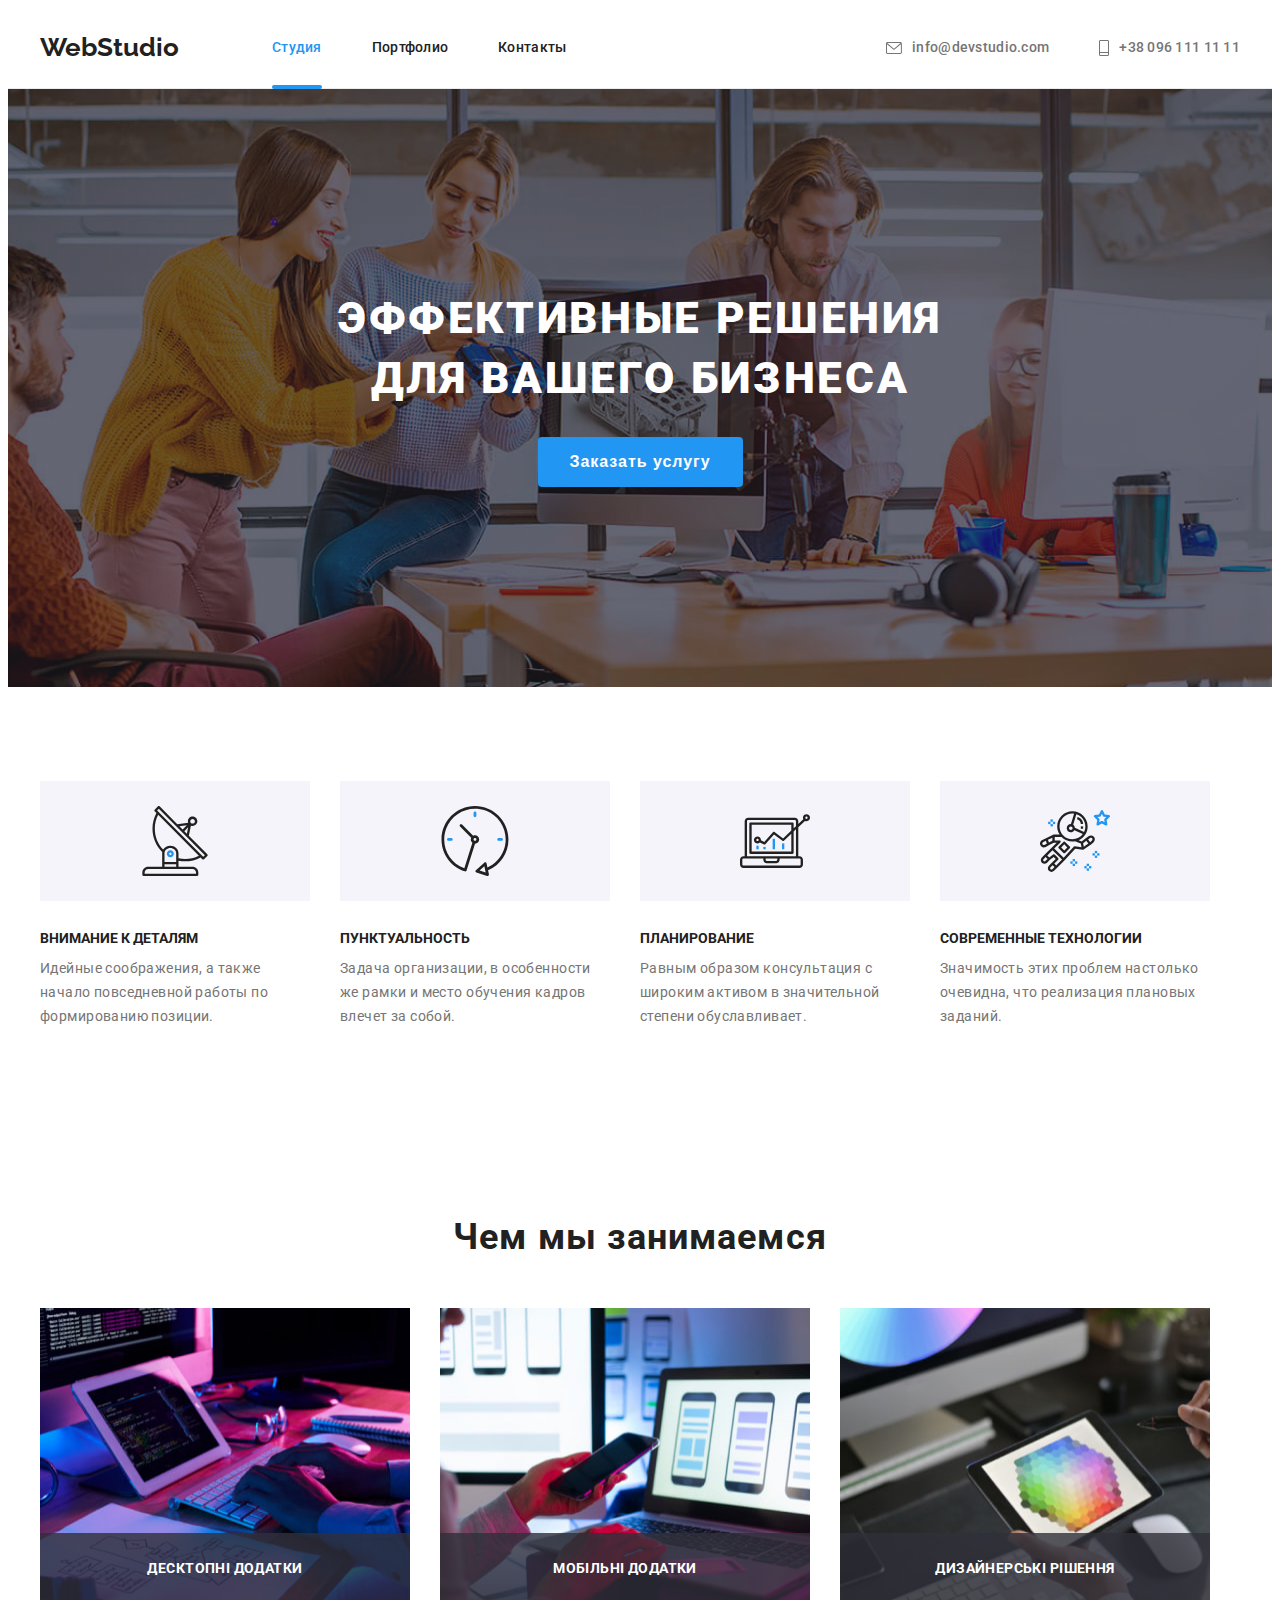
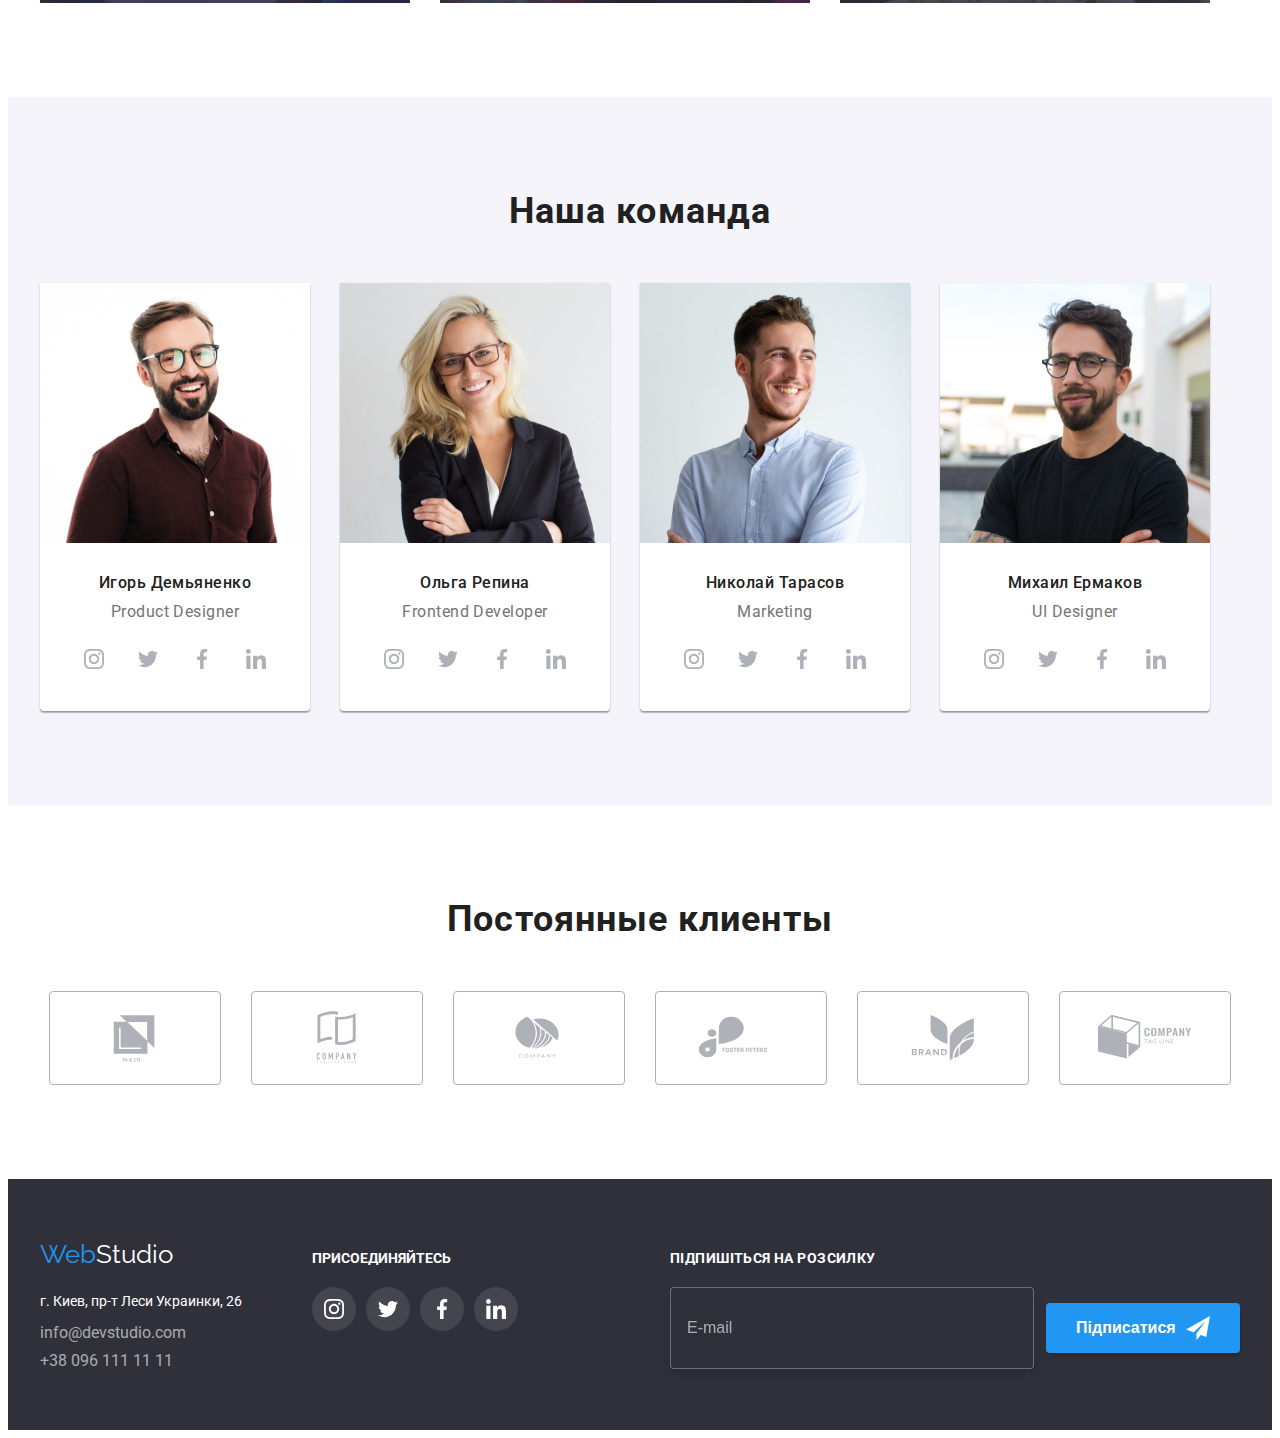
<file: index.html>
<!DOCTYPE html>
<html lang="ru">
  <head>
    <meta charset="UTF-8" />
    <meta http-equiv="X-UA-Compatible" content="IE=edge" />
    <meta name="viewport" content="width, initial-scale=1.0" />
    <title>Студия</title>
    <link
      rel="stylesheet"
      href="https://cdnjs.cloudflare.com/ajax/libs/modern-normalize/1.1.0/modern-normalize.min.css"
      integrity="sha512-wpPYUAdjBVSE4KJnH1VR1HeZfpl1ub8YT/NKx4PuQ5NmX2tKuGu6U/JRp5y+Y8XG2tV+wKQpNHVUX03MfMFn9Q=="
      crossorigin="anonymous"
      referrerpolicy="no-referrer"
    />
    <link rel="stylesheet" href="./css/main.min.css" />
    <link rel="preconnect" href="https://fonts.googleapis.com" />
    <link rel="preconnect" href="https://fonts.gstatic.com" crossorigin />
    <link
      href="https://fonts.googleapis.com/css2?family=Raleway:wght@700&family=Roboto:wght@400;500;700;900&display=swap"
      rel="stylesheet"
    />
  </head>

  <body class="page-body">
    <!-- шапка сайту -->
    <header class="header">
      <div class="container header__container">
        <!-- логотип сайту -->
        <a
          class="logo header__logo link"
          href="./"
          lang="en"
          rel="noopener noreferrer"
          target="_blank"
          ><span class="accent">Web</span>Studio</a
        >

        <!-- меню навігації -->
        <nav class="nav">
          <ul class="nav__list list">
            <li class="nav__item">
              <a href="./index.html" class="nav__link nav__link--current link"
                >Студия</a
              >
            </li>
            <li class="nav__item">
              <a href="./portfolio.html" class="nav__link link">Портфолио</a>
            </li>
            <li class="nav__item">
              <a href="./" class="nav__link link">Контакты</a>
            </li>
          </ul>
        </nav>

        <ul class="auth-nav list">
          <li class="auth-nav__item auth-nav__item--mail">
            <div class="auth-nav__contact">
              <a class="auth-nav__link link" href="mailto:info@devstudio.com"
                ><svg class="auth-nav__icons" width="16" height="12">
                  <use href="./images/icons.svg#envelope"></use>
                </svg>
                info@devstudio.com</a
              >
            </div>
          </li>

          <li class="auth-nav__item auth-nav__item--phone">
            <div class="auth-nav__contact">
              <a class="auth-nav__phone link" href="tel:+380961111111"
                ><svg class="auth-nav__icons" width="10" height="16">
                  <use href="./images/icons.svg#vector"></use>
                </svg>
                +38 096 111 11 11</a
              >
            </div>
          </li>
        </ul>
      </div>
    </header>

    <!-- контент -->
    <main class="main-content">
      <!-- герой -->
      <section class="hero section">
        <div class="hero__container container">
          <h1 class="hero__title">
            Эффективные решения <br />для вашего бизнеса
          </h1>
          <button type="button" class="hero__button" data-modal-open>
            Заказать услугу
          </button>
        </div>
      </section>

      <!-- особливості -->
      <section class="feature section">
        <div class="feature__container container">
          <!-- логічний підзаголовок, ховаємо за допомогою атрибуту hidden -->
          <h2 class="visually-hidden">Наші особливості</h2>
          <ul class="feature__list list">
            <li class="feature__item">
              <div class="feature__icon--box">
                <svg class="feature__icons" width="70" height="70">
                  <use href="./images/icons.svg#antenna"></use>
                </svg>
              </div>
              <h3 class="feature__title">Внимание к деталям</h3>
              <p class="feature__text">
                Идейные соображения, а также начало повседневной работы по
                формированию позиции.
              </p>
            </li>

            <li class="feature__item">
              <div class="feature__icon--box">
                <svg class="feature__icons" width="70" height="70">
                  <use href="./images/icons.svg#clock"></use>
                </svg>
              </div>
              <h3 class="feature__title">Пунктуальность</h3>
              <p class="feature__text">
                Задача организации, в особенности же рамки и место обучения
                кадров влечет за собой.
              </p>
            </li>

            <li class="feature__item">
              <div class="feature__icon--box">
                <svg class="feature__icons" width="70" height="70">
                  <use href="./images/icons.svg#diagram"></use>
                </svg>
              </div>
              <h3 class="feature__title">Планирование</h3>
              <p class="feature__text">
                Равным образом консультация с широким активом в значительной
                степени обуславливает.
              </p>
            </li>

            <li class="feature__item">
              <div class="feature__icon--box">
                <svg class="feature__icons" width="70" height="70">
                  <use href="./images/icons.svg#astronaut"></use>
                </svg>
              </div>
              <h3 class="feature__title">Современные технологии</h3>
              <p class="feature__text">
                Значимость этих проблем настолько очевидна, что реализация
                плановых заданий.
              </p>
            </li>
          </ul>
        </div>
      </section>

      <!-- чим ми займаємося -->
      <section class="what-we-do section">
        <div class="what-we-do__container container">
          <h2 class="what-we-do__title section-title">Чем мы занимаемся</h2>
          <ul class="what-we-do__list card-set list">
            <li class="what-we-do__item card-item">
              <div class="what-we-do__box">
                <img
                  src="./images/main/what_we_do/img-1.jpg"
                  alt="html"
                  width="370"
                  height="295"
                  class="what-we-do__photo"
                />
                <div class="what-we-do__overlay">
                  <p class="what-we-do__overlay--txt">Десктопні додатки</p>
                </div>
              </div>
            </li>
            <li class="what-we-do__item card-item">
              <img
                src="./images/main/what_we_do/img-2.jpg"
                alt="css"
                width="370"
                height="295"
                class="what-we-do__photo"
              />
              <div class="what-we-do__overlay">
                <p class="what-we-do__overlay--txt">Мобільні додатки</p>
              </div>
            </li>
            <li class="what-we-do__item card-item">
              <img
                src="./images/main/what_we_do/img-3.jpg"
                alt="JavaScript"
                width="370"
                height="295"
                class="what-we-do__photo"
              />
              <div class="what-we-do__overlay">
                <p class="what-we-do__overlay--txt">Дизайнерські рішення</p>
              </div>
            </li>
          </ul>
        </div>
      </section>

      <!-- наша команда -->
      <section class="main-content-our-team-section section">
        <div class="container">
          <h2 class="section-title">Наша команда</h2>
          <ul class="our-team-list card-set list">
            <li class="team-card card-item">
              <img
                src="./images/main/our_team/img-1.jpg"
                alt="Игорь Демьяненко"
                width="270"
                height="260"
                class="team-photo"
              />
              <div class="team-description">
                <h3 class="title">Игорь Демьяненко</h3>
                <p lang="en" class="team-text text">Product Designer</p>
                <ul class="socials list">
                  <li class="socials-item">
                    <a
                      class="socials-link link"
                      href="./"
                      target="_blank"
                      rel="noopener noreferrer"
                      aria-label="instagram"
                    >
                      <svg class="social-icon" width="20" height="20">
                        <use href="./images/icons.svg#instagram"></use>
                      </svg>
                    </a>
                  </li>
                  <li class="socials-item">
                    <a
                      class="socials-link link"
                      href="./"
                      target="_blank"
                      rel="noopener noreferrer"
                      aria-label="twitter"
                    >
                      <svg class="social-icon" width="20" height="20">
                        <use href="./images/icons.svg#twitter"></use>
                      </svg>
                    </a>
                  </li>
                  <li class="socials-item">
                    <a
                      class="socials-link link"
                      href="./"
                      target="_blank"
                      rel="noopener noreferrer"
                      aria-label="facebook"
                    >
                      <svg class="social-icon" width="20" height="20">
                        <use href="./images/icons.svg#facebook"></use>
                      </svg>
                    </a>
                  </li>
                  <li class="socials-item">
                    <a
                      class="socials-link link"
                      href="./"
                      target="_blank"
                      rel="noopener noreferrer"
                      aria-label="linkedin"
                    >
                      <svg class="social-icon" width="20" height="20">
                        <use href="./images/icons.svg#linkedin"></use>
                      </svg>
                    </a>
                  </li>
                </ul>
              </div>
            </li>
            <li class="team-card card-item">
              <img
                src="./images/main/our_team/img-2.jpg"
                alt="Ольга Репина"
                width="270"
                height="260"
                class="team-photo"
              />
              <div class="team-description">
                <h3 class="title">Ольга Репина</h3>
                <p lang="en" class="team-text text">Frontend Developer</p>
                <ul class="socials list">
                  <li class="socials-item">
                    <a
                      class="socials-link link"
                      href="./"
                      target="_blank"
                      rel="noopener noreferrer"
                      aria-label="instagram"
                    >
                      <svg class="social-icon" width="20" height="20">
                        <use href="./images/icons.svg#instagram"></use>
                      </svg>
                    </a>
                  </li>
                  <li class="socials-item">
                    <a
                      class="socials-link link"
                      href="./"
                      target="_blank"
                      rel="noopener noreferrer"
                      aria-label="twitter"
                    >
                      <svg class="social-icon" width="20" height="20">
                        <use href="./images/icons.svg#twitter"></use>
                      </svg>
                    </a>
                  </li>
                  <li class="socials-item">
                    <a
                      class="socials-link link"
                      href="./"
                      target="_blank"
                      rel="noopener noreferrer"
                      aria-label="facebook"
                    >
                      <svg class="social-icon" width="20" height="20">
                        <use href="./images/icons.svg#facebook"></use>
                      </svg>
                    </a>
                  </li>
                  <li class="socials-item">
                    <a
                      class="socials-link link"
                      href="./"
                      target="_blank"
                      rel="noopener noreferrer"
                      aria-label="linkedin"
                    >
                      <svg class="social-icon" width="20" height="20">
                        <use href="./images/icons.svg#linkedin"></use>
                      </svg>
                    </a>
                  </li>
                </ul>
              </div>
            </li>
            <li class="team-card card-item">
              <img
                src="./images/main/our_team/img-3.jpg"
                alt="Николай Тарасов"
                width="270"
                height="260"
                class="team-photo"
              />
              <div class="team-description">
                <h3 class="title">Николай Тарасов</h3>
                <p lang="en" class="team-text text">Marketing</p>
                <ul class="socials list">
                  <li class="socials-item">
                    <a
                      class="socials-link link"
                      href="./"
                      target="_blank"
                      rel="noopener noreferrer"
                      aria-label="instagram"
                    >
                      <svg class="social-icon" width="20" height="20">
                        <use href="./images/icons.svg#instagram"></use>
                      </svg>
                    </a>
                  </li>
                  <li class="socials-item">
                    <a
                      class="socials-link link"
                      href="./"
                      target="_blank"
                      rel="noopener noreferrer"
                      aria-label="twitter"
                    >
                      <svg class="social-icon" width="20" height="20">
                        <use href="./images/icons.svg#twitter"></use>
                      </svg>
                    </a>
                  </li>
                  <li class="socials-item">
                    <a
                      class="socials-link link"
                      href="./"
                      target="_blank"
                      rel="noopener noreferrer"
                      aria-label="facebook"
                    >
                      <svg class="social-icon" width="20" height="20">
                        <use href="./images/icons.svg#facebook"></use>
                      </svg>
                    </a>
                  </li>
                  <li class="socials-item">
                    <a
                      class="socials-link link"
                      href="./"
                      target="_blank"
                      rel="noopener noreferrer"
                      aria-label="linkedin"
                    >
                      <svg class="social-icon" width="20" height="20">
                        <use href="./images/icons.svg#linkedin"></use>
                      </svg>
                    </a>
                  </li>
                </ul>
              </div>
            </li>
            <li class="team-card card-item">
              <img
                src="./images/main/our_team/img-4.jpg"
                alt="Михаил Ермаков"
                width="270"
                height="260"
                class="team-photo"
              />
              <div class="team-description">
                <h3 class="title">Михаил Ермаков</h3>
                <p lang="en" class="team-text text">UI Designer</p>
                <ul class="socials list">
                  <li class="socials-item">
                    <a
                      class="socials-link link"
                      href="./"
                      target="_blank"
                      rel="noopener noreferrer"
                      aria-label="instagram"
                    >
                      <svg class="social-icon" width="20" height="20">
                        <use href="./images/icons.svg#instagram"></use>
                      </svg>
                    </a>
                  </li>
                  <li class="socials-item">
                    <a
                      class="socials-link link"
                      href="./"
                      target="_blank"
                      rel="noopener noreferrer"
                      aria-label="twitter"
                    >
                      <svg class="social-icon" width="20" height="20">
                        <use href="./images/icons.svg#twitter"></use>
                      </svg>
                    </a>
                  </li>
                  <li class="socials-item">
                    <a
                      class="socials-link link"
                      href="./"
                      target="_blank"
                      rel="noopener noreferrer"
                      aria-label="facebook"
                    >
                      <svg class="social-icon" width="20" height="20">
                        <use href="./images/icons.svg#facebook"></use>
                      </svg>
                    </a>
                  </li>
                  <li class="socials-item">
                    <a
                      class="socials-link link"
                      href="./"
                      target="_blank"
                      rel="noopener noreferrer"
                      aria-label="linkedin"
                    >
                      <svg class="social-icon" width="20" height="20">
                        <use href="./images/icons.svg#linkedin"></use>
                      </svg>
                    </a>
                  </li>
                </ul>
              </div>
            </li>
          </ul>
        </div>
      </section>

      <!--постійні клієнти  -->
      <section class="clients-section section">
        <div class="container">
          <h2 class="section-title">Постоянные клиенты</h2>
          <ul class="clients-list list">
            <li class="clients">
              <a
                class="clients-link link"
                href="./"
                target="_blank"
                rel="noopener noreferrer"
                aria-label="logo-1"
              >
                <svg class="clients-icons" width="106px" height="60px">
                  <use href="./images/icons.svg#logo-1"></use>
                </svg>
              </a>
            </li>
            <li class="clients">
              <a
                class="clients-link link"
                href="./"
                target="_blank"
                rel="noopener noreferrer"
                aria-label="logo-2"
              >
                <svg class="clients-icons" width="106px" height="60px">
                  <use href="./images/icons.svg#logo-2"></use>
                </svg>
              </a>
            </li>
            <li class="clients">
              <a
                class="clients-link link"
                href="./"
                target="_blank"
                rel="noopener noreferrer"
                aria-label="logo-3"
              >
                <svg class="clients-icons" width="106px" height="60px">
                  <use href="./images/icons.svg#logo-3"></use>
                </svg>
              </a>
            </li>
            <li class="clients">
              <a
                class="clients-link link"
                href="./"
                target="_blank"
                rel="noopener noreferrer"
                aria-label="logo-4"
              >
                <svg class="clients-icons" width="106px" height="60px">
                  <use href="./images/icons.svg#logo-4"></use>
                </svg>
              </a>
            </li>
            <li class="clients">
              <a
                class="clients-link link"
                href="./"
                target="_blank"
                rel="noopener noreferrer"
                aria-label="logo-5"
              >
                <svg class="clients-icons" width="106px" height="60px">
                  <use href="./images/icons.svg#logo-5"></use>
                </svg>
              </a>
            </li>
            <li class="clients">
              <a
                class="clients-link link"
                href="./"
                target="_blank"
                rel="noopener noreferrer"
                aria-label="logo-6"
              >
                <svg class="clients-icons" width="106px" height="60px">
                  <use href="./images/icons.svg#logo-6"></use>
                </svg>
              </a>
            </li>
          </ul>
        </div>
      </section>
    </main>

    <!-- підвал сайту -->
    <footer class="footer-section section">
      <div class="footer-container container">
        <!-- ліва сторона футеру -->
        <div class="footer-left">
          <!-- логотип сайту -->
          <a
            href="./"
            lang="en"
            rel="noopener noreferrer"
            target="_blank"
            class="footer-logo logo link"
            ><span class="accent">Web</span>Studio</a
          >
          <address class="adress-list">
            <ul class="list">
              <li class="adress-list-link">
                <a
                  href="https://bit.ly/3pXMvUd"
                  target="_blank"
                  rel="noopener noreferrer"
                  class="footer-adress link"
                  >г. Киев, пр-т Леси Украинки, 26</a
                >
              </li>
              <li class="adress-list-link">
                <a href="mailto:info@devstudio.com" class="footer-link link"
                  >info@devstudio.com</a
                >
              </li>
              <li>
                <a href="tel:+380961111111" class="footer-phone link"
                  >+38 096 111 11 11</a
                >
              </li>
            </ul>
          </address>
        </div>

        <!-- права сторона футеру -->
        <div class="footer-right">
          <h2 class="footer-join">присоединяйтесь</h2>
          <ul class="socials list">
            <li class="socials-item">
              <a
                class="socials-link link"
                href="./"
                target="_blank"
                rel="noopener noreferrer"
                aria-label="instagram"
              >
                <svg class="social-icon-footer" width="20" height="20">
                  <use href="./images/icons.svg#instagram"></use>
                </svg>
              </a>
            </li>
            <li class="socials-item">
              <a
                class="socials-link link"
                href="./"
                target="_blank"
                rel="noopener noreferrer"
                aria-label="twitter"
              >
                <svg class="social-icon-footer" width="20" height="20">
                  <use href="./images/icons.svg#twitter"></use>
                </svg>
              </a>
            </li>
            <li class="socials-item">
              <a
                class="socials-link link"
                href="./"
                target="_blank"
                rel="noopener noreferrer"
                aria-label="facebook"
              >
                <svg class="social-icon-footer" width="20" height="20">
                  <use href="./images/icons.svg#facebook"></use>
                </svg>
              </a>
            </li>
            <li class="socials-item">
              <a
                class="socials-link link"
                href="./"
                target="_blank"
                rel="noopener noreferrer"
                aria-label="linkedin"
              >
                <svg class="social-icon-footer" width="20" height="20">
                  <use href="./images/icons.svg#linkedin"></use>
                </svg>
              </a>
            </li>
          </ul>
        </div>

        <!-- підписка у футері -->
        <div class="footer-subscription container">
          <h2 class="footer-subscription-title">Підпишіться на розсилку</h2>
          <form class="footer-sub-form" name="footer-form" autocomplete="off">
            <input
              class="footer-subscription-input"
              name="subscription"
              placeholder="E-mail"
            />
            <button class="footer-subscription-button">
              Підписатися
              <svg class="footer-btn-icon" width="24" height="24">
                <use href="./images/icons.svg#send"></use>
              </svg>
            </button>
          </form>
        </div>
      </div>
    </footer>

    <!-- модальне вікно -->
    <div class="backdrop is-hidden" data-modal>
      <div class="modal">
        <button class="modal-btn" type="button" data-modal-close>
          <svg class="modal-btn-icon" width="18" height="18">
            <use href="./images/icons.svg#close-black"></use>
          </svg>
        </button>

        <form class="register-form" name="modal-form" autocomplete="off">
          <strong class="form-title"
            >Залиште свої дані, ми вам передзвонимо</strong
          >

          <div class="register-form-group" role="group">
            <label class="register-form-wrap">
              <span class="register-form-label">Ім'я</span>
              <input class="register-form-input" type="text" name="user-name" />
              <svg class="modal-form-icon" width="18" height="18">
                <use href="./images/icons.svg#person-black"></use>
              </svg>
            </label>

            <label class="register-form-wrap">
              <span class="register-form-label">Телефон</span>
              <input class="register-form-input" type="tel" name="user-phone" />
              <svg class="modal-form-icon" width="18" height="18">
                <use href="./images/icons.svg#phone-black"></use>
              </svg>
            </label>

            <label class="register-form-wrap">
              <span class="register-form-label">Пошта</span>
              <input
                class="register-form-input"
                type="email"
                name="user-email"
              />
              <svg class="modal-form-icon" width="18" height="18">
                <use href="./images/icons.svg#email-black"></use>
              </svg>
            </label>

            <label class="register-form-wrap">
              <span class="register-form-label">Коментар</span>
              <textarea
                class="register-form-message"
                name="feedback"
                placeholder="Введіть текст"
                rows="6"
              ></textarea>
            </label>
          </div>

          <div class="form-checkbox">
            <label class="register-form-agreement">
              <input
                class="register-checkbox visually-hidden"
                type="checkbox"
                name="agreement"
              />
              <svg class="form-checkbox-icon">
                <use
                  class="form-modal-checkbox-uncheck"
                  href="./images/icons.svg#check-square"
                ></use>
                <use
                  class="form-modal-checkbox-check"
                  href="./images/icons.svg#icon-check"
                ></use>
              </svg>

              <span class="form-agreement-text"
                >Погоджуюся з розсилкою та приймаю
                <a
                  class="form-agreement-link"
                  href="./"
                  target="_blank"
                  rel="noopener noreferrer"
                  >Умови договору</a
                >
              </span>
            </label>
          </div>

          <div class="modal-form-btn">
            <button class="form-btn" type="submit">Відправити</button>
          </div>
        </form>
      </div>
    </div>

    <script src="./js/modal.js"></script>
  </body>
</html>
</file>
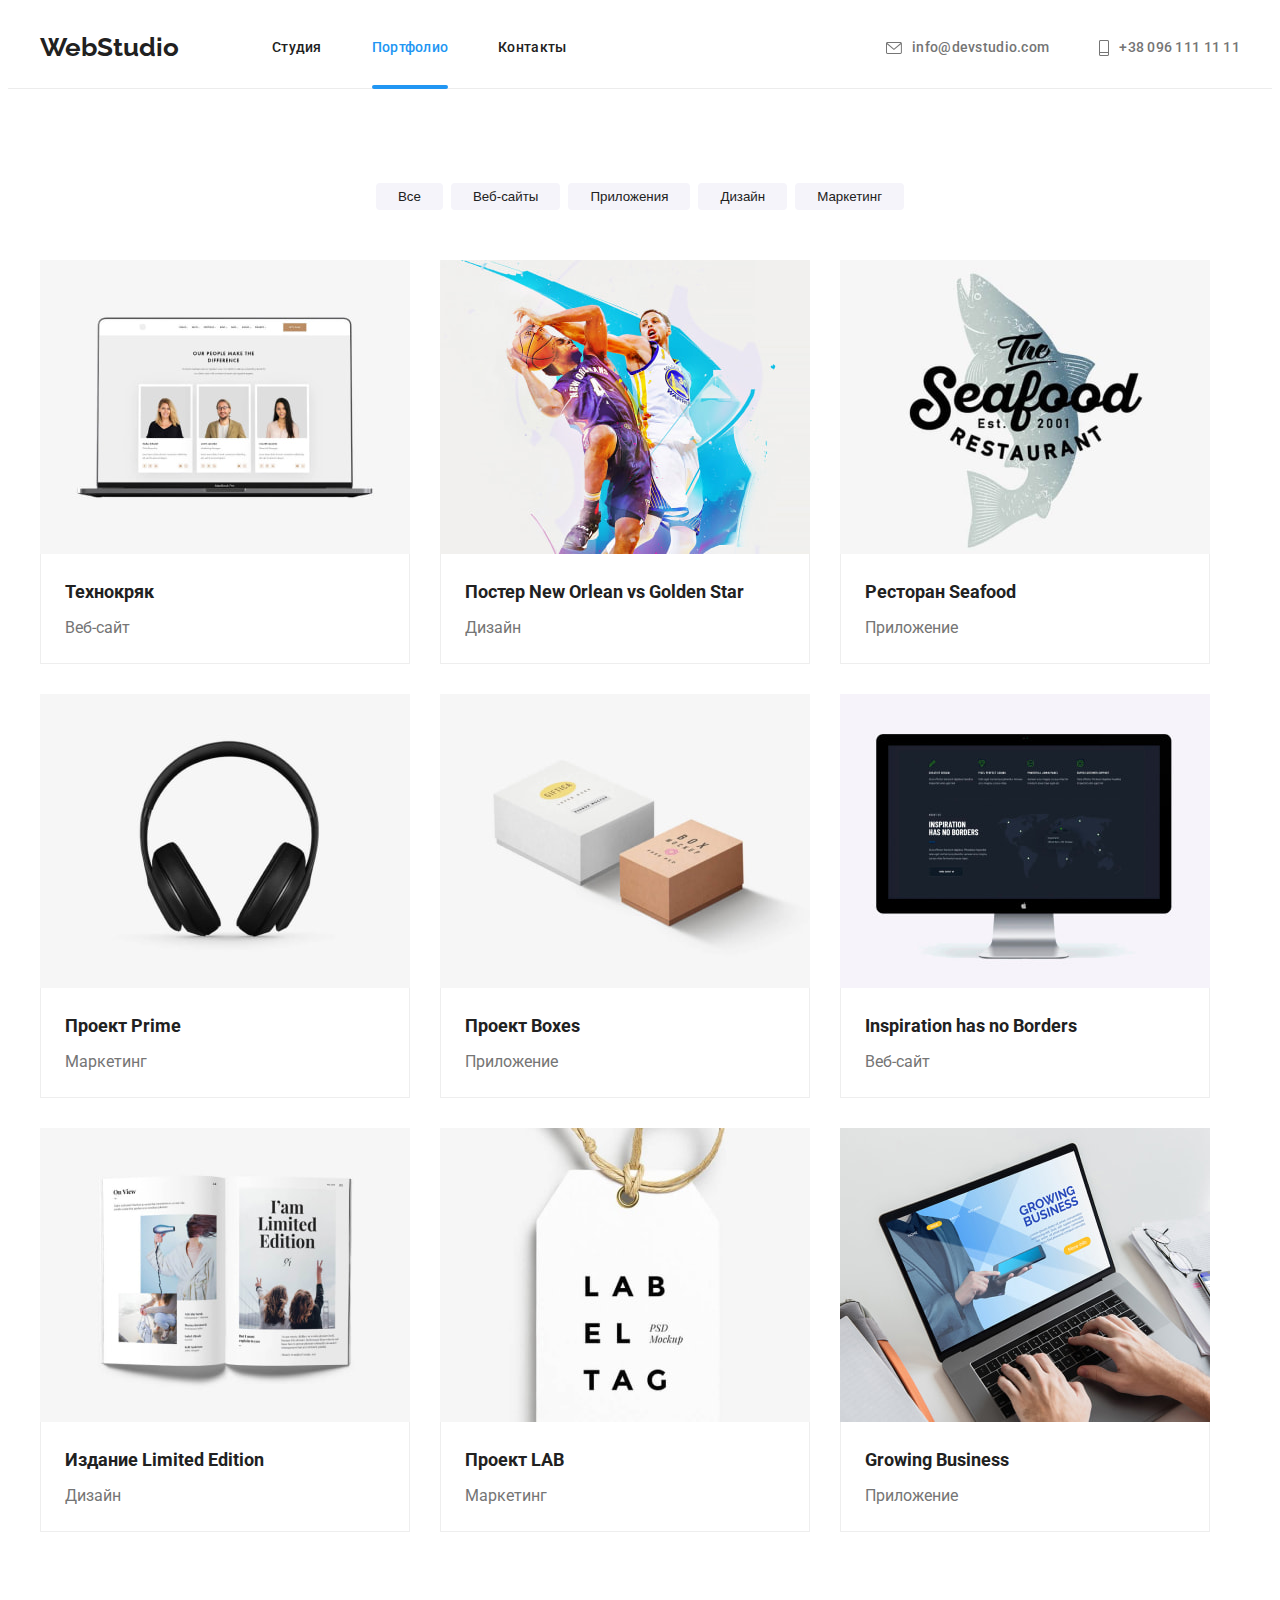
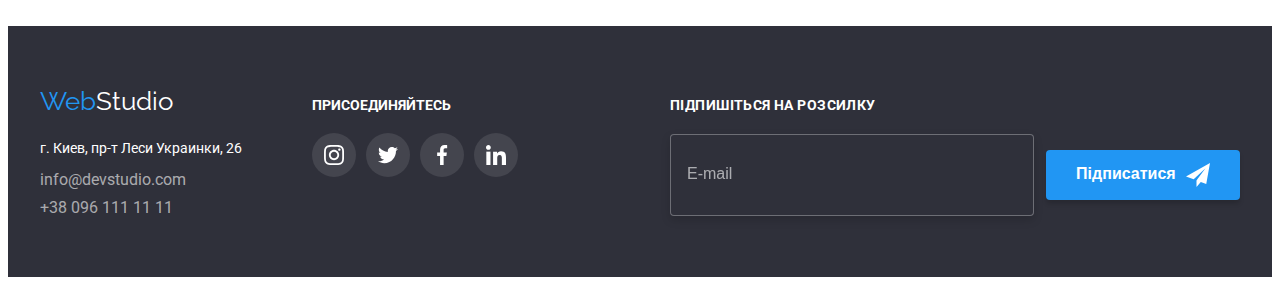
<file: portfolio.html>
<!DOCTYPE html>
<html lang="en">
  <head>
    <meta charset="UTF-8" />
    <meta http-equiv="X-UA-Compatible" content="IE=edge" />
    <meta name="viewport" content="width=device-width, initial-scale=1.0" />
    <title>Portfolio</title>
    <link
      rel="stylesheet"
      href="https://cdnjs.cloudflare.com/ajax/libs/modern-normalize/1.1.0/modern-normalize.min.css"
      integrity="sha512-wpPYUAdjBVSE4KJnH1VR1HeZfpl1ub8YT/NKx4PuQ5NmX2tKuGu6U/JRp5y+Y8XG2tV+wKQpNHVUX03MfMFn9Q=="
      crossorigin="anonymous"
      referrerpolicy="no-referrer"
    />
    <link rel="stylesheet" href="./css/main.min.css" />
    <link rel="preconnect" href="https://fonts.googleapis.com" />
    <link rel="preconnect" href="https://fonts.gstatic.com" crossorigin />
    <link
      href="https://fonts.googleapis.com/css2?family=Raleway:wght@700&family=Roboto:wght@400;500;700;900&display=swap"
      rel="stylesheet"
    />
  </head>
  <body class="page-body">
    <!-- шапка сайту -->
    <header class="header">
      <div class="container header__container">
        <!-- логотип сайту -->
        <a
          class="logo header__logo link"
          href="./"
          lang="en"
          rel="noopener noreferrer"
          target="_blank"
          ><span class="accent">Web</span>Studio</a
        >

        <!-- меню навігації -->
        <nav class="nav">
          <ul class="nav__list list">
            <li class="nav__item">
              <a href="./index.html" class="nav__link link">Студия</a>
            </li>
            <li class="nav__item">
              <a
                href="./portfolio.html"
                class="nav__link nav__link--current link"
                >Портфолио</a
              >
            </li>
            <li class="nav__item">
              <a href="./" class="nav__link link">Контакты</a>
            </li>
          </ul>
        </nav>

        <ul class="auth-nav list">
          <li class="auth-nav__item auth-nav__item--mail">
            <div class="auth-nav__contact">
              <a class="auth-nav__link link" href="mailto:info@devstudio.com"
                ><svg class="auth-nav__icons" width="16" height="12">
                  <use href="./images/icons.svg#envelope"></use>
                </svg>
                info@devstudio.com</a
              >
            </div>
          </li>

          <li class="auth-nav__item auth-nav__item--phone">
            <div class="auth-nav__contact">
              <a class="auth-nav__phone link" href="tel:+380961111111"
                ><svg class="auth-nav__icons" width="10" height="16">
                  <use href="./images/icons.svg#vector"></use>
                </svg>
                +38 096 111 11 11</a
              >
            </div>
          </li>
        </ul>
      </div>
    </header>

    <!-- контент -->
    <main>
      <section class="portfolio-section section">
        <div class="container">
          <!-- фільтр -->
          <ul class="filter-list list">
            <li>
              <button type="button" class="btn">Все</button>
            </li>
            <li>
              <button type="button" class="btn">Веб-сайты</button>
            </li>
            <li>
              <button type="button" class="btn">Приложения</button>
            </li>
            <li>
              <button type="button" class="btn">Дизайн</button>
            </li>
            <li>
              <button type="button" class="btn">Маркетинг</button>
            </li>
          </ul>

          <!-- логічний підзаголовок, ховаємо за допомогою атрибуту hidden -->
          <h1 class="visually-hidden">Проекты</h1>
          <!-- наші проекти -->

          <ul class="all-projects card-set list">
            <li class="project card-item">
              <a
                class="project-link link"
                href="./"
                target="_blank"
                rel="noopener noreferrer"
              >
                <div class="project-card">
                  <img
                    src="./images/portfolio/web-site/project_1.jpg"
                    alt="project_1"
                    width="370"
                    height="294"
                    class="project-photo"
                  />
                  <div class="overlay">
                    <p class="overlay-text">
                      Ресурс пропонує комплексні пропозиції з різним рівнем
                      функціоналу та сервісів. Все це дозволить відвідувачу
                      отримати вичерпні відомості про компанію чи приватну
                      особу.
                    </p>
                  </div>
                </div>

                <div class="projects-description">
                  <h2 class="title">Технокряк</h2>
                  <p class="text">Веб-сайт</p>
                </div>
              </a>
            </li>
            <li class="project card-item">
              <a
                class="project-link link"
                href="./"
                target="_blank"
                rel="noopener noreferrer"
              >
                <div class="project-card">
                  <img
                    src="./images/portfolio/design/project_2.jpg"
                    alt="project_2"
                    width="370"
                    height="294"
                    class="project-photo"
                  />
                  <div class="overlay">
                    <p class="overlay-text">
                      Ресурс пропонує комплексні пропозиції з різним рівнем
                      функціоналу та сервісів. Все це дозволить відвідувачу
                      отримати вичерпні відомості про компанію чи приватну
                      особу.
                    </p>
                  </div>
                </div>
                <div class="projects-description">
                  <h2 class="title">Постер New Orlean vs Golden Star</h2>
                  <p class="text">Дизайн</p>
                </div>
              </a>
            </li>
            <li class="project card-item">
              <a
                class="project-link link"
                href="./"
                target="_blank"
                rel="noopener noreferrer"
              >
                <div class="project-card">
                  <img
                    src="./images/portfolio/app/project_3.jpg"
                    alt="project_3"
                    width="370"
                    height="294"
                    class="project-photo"
                  />
                  <div class="overlay">
                    <p class="overlay-text">
                      Ресурс пропонує комплексні пропозиції з різним рівнем
                      функціоналу та сервісів. Все це дозволить відвідувачу
                      отримати вичерпні відомості про компанію чи приватну
                      особу.
                    </p>
                  </div>
                </div>
                <div class="projects-description">
                  <h2 class="title">Ресторан Seafood</h2>
                  <p class="text">Приложение</p>
                </div>
              </a>
            </li>
            <li class="project card-item">
              <a
                class="project-link link"
                href="./"
                target="_blank"
                rel="noopener noreferrer"
              >
                <div class="project-card">
                  <img
                    src="./images/portfolio/marketing/project_4.jpg"
                    alt="project_4"
                    width="370"
                    height="294"
                    class="project-photo"
                  />
                  <div class="overlay">
                    <p class="overlay-text">
                      Ресурс пропонує комплексні пропозиції з різним рівнем
                      функціоналу та сервісів. Все це дозволить відвідувачу
                      отримати вичерпні відомості про компанію чи приватну
                      особу.
                    </p>
                  </div>
                </div>
                <div class="projects-description">
                  <h2 class="title">Проект Prime</h2>
                  <p class="text">Маркетинг</p>
                </div>
              </a>
            </li>
            <li class="project card-item">
              <a
                class="project-link link"
                href="./"
                target="_blank"
                rel="noopener noreferrer"
              >
                <div class="project-card">
                  <img
                    src="./images/portfolio/app/project_5.jpg"
                    alt="project_5"
                    width="370"
                    height="294"
                    class="project-photo"
                  />
                  <div class="overlay">
                    <p class="overlay-text">
                      Ресурс пропонує комплексні пропозиції з різним рівнем
                      функціоналу та сервісів. Все це дозволить відвідувачу
                      отримати вичерпні відомості про компанію чи приватну
                      особу.
                    </p>
                  </div>
                </div>
                <div class="projects-description">
                  <h2 class="title">Проект Boxes</h2>
                  <p class="text">Приложение</p>
                </div>
              </a>
            </li>
            <li class="project card-item">
              <a
                class="project-link link"
                href="./"
                target="_blank"
                rel="noopener noreferrer"
              >
                <div class="project-card">
                  <img
                    src="./images/portfolio/web-site/project_6.jpg"
                    alt="project_6"
                    width="370"
                    height="294"
                    class="project-photo"
                  />
                  <div class="overlay">
                    <p class="overlay-text">
                      Ресурс пропонує комплексні пропозиції з різним рівнем
                      функціоналу та сервісів. Все це дозволить відвідувачу
                      отримати вичерпні відомості про компанію чи приватну
                      особу.
                    </p>
                  </div>
                </div>
                <div class="projects-description">
                  <h2 class="title">Inspiration has no Borders</h2>
                  <p class="text">Веб-сайт</p>
                </div>
              </a>
            </li>
            <li class="project card-item">
              <a
                class="project-link link"
                href="./"
                target="_blank"
                rel="noopener noreferrer"
              >
                <div class="project-card">
                  <img
                    src="./images/portfolio/design/project_7.jpg"
                    alt="project_7"
                    width="370"
                    height="294"
                    class="project-photo"
                  />
                  <div class="overlay">
                    <p class="overlay-text">
                      Ресурс пропонує комплексні пропозиції з різним рівнем
                      функціоналу та сервісів. Все це дозволить відвідувачу
                      отримати вичерпні відомості про компанію чи приватну
                      особу.
                    </p>
                  </div>
                </div>
                <div class="projects-description">
                  <h2 class="title">Издание Limited Edition</h2>
                  <p class="text">Дизайн</p>
                </div>
              </a>
            </li>
            <li class="project card-item">
              <a
                class="project-link link"
                href="./"
                target="_blank"
                rel="noopener noreferrer"
              >
                <div class="project-card">
                  <img
                    src="./images/portfolio/marketing/project_8.jpg"
                    alt="project_8"
                    width="370"
                    height="294"
                    class="project-photo"
                  />
                  <div class="overlay">
                    <p class="overlay-text">
                      Ресурс пропонує комплексні пропозиції з різним рівнем
                      функціоналу та сервісів. Все це дозволить відвідувачу
                      отримати вичерпні відомості про компанію чи приватну
                      особу.
                    </p>
                  </div>
                </div>
                <div class="projects-description">
                  <h2 class="title">Проект LAB</h2>
                  <p class="text">Маркетинг</p>
                </div>
              </a>
            </li>
            <li class="project card-item">
              <a
                class="project-link link"
                href="./"
                target="_blank"
                rel="noopener noreferrer"
              >
                <div class="project-card">
                  <img
                    src="./images/portfolio/app/project_9.jpg"
                    alt="project_9"
                    width="370"
                    height="294"
                    class="project-photo"
                  />
                  <div class="overlay">
                    <p class="overlay-text">
                      Ресурс пропонує комплексні пропозиції з різним рівнем
                      функціоналу та сервісів. Все це дозволить відвідувачу
                      отримати вичерпні відомості про компанію чи приватну
                      особу.
                    </p>
                  </div>
                </div>
                <div class="projects-description">
                  <h2 class="title">Growing Business</h2>
                  <p class="text">Приложение</p>
                </div>
              </a>
            </li>
          </ul>
        </div>
      </section>
    </main>

    <!-- підвал сайту -->
    <footer class="footer-section section">
      <div class="footer-container container">
        <!-- ліва сторона футеру -->
        <div class="footer-left">
          <!-- логотип сайту -->
          <a
            href="./"
            lang="en"
            rel="noopener noreferrer"
            target="_blank"
            class="footer-logo logo link"
            ><span class="accent">Web</span>Studio</a
          >
          <address class="adress-list">
            <ul class="list">
              <li class="adress-list-link">
                <a
                  href="https://bit.ly/3pXMvUd"
                  target="_blank"
                  rel="noopener noreferrer"
                  class="footer-adress link"
                  >г. Киев, пр-т Леси Украинки, 26</a
                >
              </li>
              <li class="adress-list-link">
                <a href="mailto:info@devstudio.com" class="footer-link link"
                  >info@devstudio.com</a
                >
              </li>
              <li>
                <a href="tel:+380961111111" class="footer-phone link"
                  >+38 096 111 11 11</a
                >
              </li>
            </ul>
          </address>
        </div>

        <!-- права сторона футеру -->
        <div class="footer-right">
          <h2 class="footer-join">присоединяйтесь</h2>
          <ul class="socials list">
            <li class="socials-item">
              <a
                class="socials-link link"
                href="./"
                target="_blank"
                rel="noopener noreferrer"
                aria-label="instagram"
              >
                <svg class="social-icon-footer" width="20" height="20">
                  <use href="./images/icons.svg#instagram"></use>
                </svg>
              </a>
            </li>
            <li class="socials-item">
              <a
                class="socials-link link"
                href="./"
                target="_blank"
                rel="noopener noreferrer"
                aria-label="twitter"
              >
                <svg class="social-icon-footer" width="20" height="20">
                  <use href="./images/icons.svg#twitter"></use>
                </svg>
              </a>
            </li>
            <li class="socials-item">
              <a
                class="socials-link link"
                href="./"
                target="_blank"
                rel="noopener noreferrer"
                aria-label="facebook"
              >
                <svg class="social-icon-footer" width="20" height="20">
                  <use href="./images/icons.svg#facebook"></use>
                </svg>
              </a>
            </li>
            <li class="socials-item">
              <a
                class="socials-link link"
                href="./"
                target="_blank"
                rel="noopener noreferrer"
                aria-label="linkedin"
              >
                <svg class="social-icon-footer" width="20" height="20">
                  <use href="./images/icons.svg#linkedin"></use>
                </svg>
              </a>
            </li>
          </ul>
        </div>

        <!-- підписка у футері -->
        <div class="footer-subscription container">
          <h2 class="footer-subscription-title">Підпишіться на розсилку</h2>
          <form class="footer-sub-form" name="footer-form" autocomplete="off">
            <input
              class="footer-subscription-input"
              name="subscription"
              placeholder="E-mail"
            />
            <button class="footer-subscription-button">
              Підписатися
              <svg class="footer-btn-icon" width="24" height="24">
                <use href="./images/icons.svg#send"></use>
              </svg>
            </button>
          </form>
        </div>
      </div>
    </footer>
  </body>
</html>
</file>
<file: css/main.min.css>
:root{--main-font: Roboto, san-serif;--secondary-font: Raleway, san-serif;--primary-text-color: rgba(117, 117, 117, 1);--title-text-color: rgba(33, 33, 33, 1);--accent-color: rgba(33, 150, 243, 1);--secondary-text-color: rgba(255, 255, 255, 1);--more-transparent-white-color: rgba(255, 255, 255, 0.6);--primary-white-color: #FFFFFF;--secondary-bg-color: rgba(47, 48, 58, 1);--bg-color-team: rgba(245, 244, 250, 1);--indent: 30px;--items: 3;--trans: 250ms cubic-bezier(0.4, 0, 0.2, 1)}.visually-hidden{position:absolute;white-space:nowrap;width:1px;height:1px;overflow:hidden;border:0;padding:0;clip:rect(0 0 0 0);-webkit-clip-path:inset(50%);clip-path:inset(50%);margin:-1px}body{background-color:var(--primary-white-color);color:var(--primary-text-color);font-family:var(--main-font);font-style:normal}h1,h2,h3,h4,h5,h6,p{margin:0}img{display:block}.link{text-decoration:none;color:currentColor}.list{list-style:none;padding:0;margin:0}.card-set{display:-webkit-box;display:-ms-flexbox;display:flex;-ms-flex-wrap:wrap;flex-wrap:wrap;gap:var(--indent)}.card-item{-ms-flex-preferred-size:calc(100% - var(--indent) * (var(--items) - 1))/var(--items);flex-basis:calc(100% - var(--indent) * (var(--items) - 1))/var(--items)}.container{width:1200px;margin:0 auto;padding:0 15px}.section{padding:94px 0}.section-title{margin-bottom:50px;color:var(--title-text-color);font-weight:700;font-size:36px;line-height:1.16;text-align:center;letter-spacing:.03em}.backdrop{position:fixed;top:0;left:0;width:100%;height:100%;z-index:1000;background-color:rgba(0,0,0,.2);opacity:1;-webkit-transition:opacity 2000ms cubic-bezier(0.4, 0, 0.2, 1),visibility 2000ms cubic-bezier(0.4, 0, 0.2, 1);transition:opacity 2000ms cubic-bezier(0.4, 0, 0.2, 1),visibility 2000ms cubic-bezier(0.4, 0, 0.2, 1)}.backdrop.is-hidden{opacity:0;visibility:hidden;pointer-events:none}.backdrop.is-hidden .modal{opacity:0;-webkit-transform:translate -50% -50% scale(1);transform:translate -50% -50% scale(1)}.backdrop .modal{-webkit-transition:opacity 2000ms linear,visibility 2000ms cubic-bezier(0.4, 0, 0.2, 1),-webkit-transform 2000ms cubic-bezier(0.4, 0, 0.2, 1);transition:opacity 2000ms linear,visibility 2000ms cubic-bezier(0.4, 0, 0.2, 1),-webkit-transform 2000ms cubic-bezier(0.4, 0, 0.2, 1);transition:transform 2000ms cubic-bezier(0.4, 0, 0.2, 1),opacity 2000ms linear,visibility 2000ms cubic-bezier(0.4, 0, 0.2, 1);transition:transform 2000ms cubic-bezier(0.4, 0, 0.2, 1),opacity 2000ms linear,visibility 2000ms cubic-bezier(0.4, 0, 0.2, 1),-webkit-transform 2000ms cubic-bezier(0.4, 0, 0.2, 1)}.modal{position:absolute;top:50%;left:50%;min-width:528px;padding:40px;background:var(--primary-white-color);-webkit-box-shadow:0px 1px 3px rgba(0,0,0,.12),0px 1px 1px rgba(0,0,0,.14),0px 2px 1px rgba(0,0,0,.2);box-shadow:0px 1px 3px rgba(0,0,0,.12),0px 1px 1px rgba(0,0,0,.14),0px 2px 1px rgba(0,0,0,.2);border-radius:4px;opacity:1;-webkit-transform:translate(-50%, -50%) scale(1);transform:translate(-50%, -50%) scale(1)}.modal-btn{position:absolute;top:8px;right:8px;display:-webkit-box;display:-ms-flexbox;display:flex;-webkit-box-align:center;-ms-flex-align:center;align-items:center;-webkit-box-pack:center;-ms-flex-pack:center;justify-content:center;width:30px;height:30px;padding:0;cursor:pointer;background-color:rgba(0,0,0,0);border-radius:50%;border:1px solid rgba(0,0,0,.1019607843);-webkit-transition:fill var(--trans);transition:fill var(--trans)}.modal-btn:hover,.modal-btn:focus{fill:#2196f3}.register-form{text-align:center}.form-title{display:block;-webkit-box-align:center;-ms-flex-align:center;align-items:center;width:448px;margin-bottom:12px;font-weight:700;font-size:20px;line-height:1.15;text-align:center;letter-spacing:.03em;color:#212121}.register-form-group{display:-webkit-box;display:-ms-flexbox;display:flex;-webkit-box-orient:vertical;-webkit-box-direction:normal;-ms-flex-direction:column;flex-direction:column}.register-form-wrap{position:relative;display:block;margin-bottom:10px}.register-form-input,.register-form-message{width:100%;border:1px solid rgba(33,33,33,.2);background-color:var(--primary-white-color);border-radius:4px;padding:12px;padding-left:42px;outline:rgba(0,0,0,0)}.register-form-input:focus-within,.register-form-message:focus-within{border:1px solid #2196f3}.register-form-input:focus-within+.modal-form-icon{fill:#2196f3}.register-form-label{display:block;position:relative;margin-bottom:4px;text-align:left;font-size:12px;line-height:.85;letter-spacing:.01em;color:#757575}.modal-form-icon{position:absolute;bottom:11px;left:12px;fill:#212121}.register-form-wrap:last-child{margin-bottom:0}.register-form-message{height:120px;width:100%;resize:none;margin-bottom:20px;padding:12px 16px}.register-form-message::-webkit-input-placeholder{font-size:12px;line-height:1.16;letter-spacing:.01em;color:rgba(117,117,117,.5)}.register-form-message::-moz-placeholder{font-size:12px;line-height:1.16;letter-spacing:.01em;color:rgba(117,117,117,.5)}.register-form-message:-ms-input-placeholder{font-size:12px;line-height:1.16;letter-spacing:.01em;color:rgba(117,117,117,.5)}.register-form-message::-ms-input-placeholder{font-size:12px;line-height:1.16;letter-spacing:.01em;color:rgba(117,117,117,.5)}.register-form-message::placeholder{font-size:12px;line-height:1.16;letter-spacing:.01em;color:rgba(117,117,117,.5)}.register-form-agreement{display:-webkit-box;display:-ms-flexbox;display:flex;-webkit-box-align:center;-ms-flex-align:center;align-items:center;-webkit-box-pack:center;-ms-flex-pack:center;justify-content:center}.form-checkbox-icon{width:18px;height:18px;background-repeat:no-repeat;margin-right:8px}.form-checkbox{display:-webkit-box;display:-ms-flexbox;display:flex;-webkit-box-align:center;-ms-flex-align:center;align-items:center;-webkit-box-pack:center;-ms-flex-pack:center;justify-content:center;margin-bottom:30px}.form-agreement-text{font-size:14px;line-height:1.7;letter-spacing:.03em;-webkit-user-select:none;-moz-user-select:none;-ms-user-select:none;user-select:none;color:#757575}.form-agreement-link{color:#2196f3;text-decoration:underline}.form-modal-checkbox-uncheck{opacity:1}.register-checkbox:focus+.form-checkbox-icon .form-modal-checkbox-uncheck{fill:var(--accent-color);-webkit-transition:fill var(--trans);transition:fill var(--trans)}.form-modal-checkbox-check{opacity:0}.register-checkbox:checked+.form-checkbox-icon .form-modal-checkbox-check{opacity:1;-webkit-transition:opacity var(--trans);transition:opacity var(--trans)}.register-checkbox:checked+.form-modal-checkbox-uncheck{opacity:0;-webkit-transition:opacity var(--trans);transition:opacity var(--trans)}.modal-form-btn{display:-webkit-inline-box;display:-ms-inline-flexbox;display:inline-flex;-webkit-box-align:center;-ms-flex-align:center;align-items:center;margin:0}.form-btn:hover,.form-btn:focus{background-color:#188ce8;-webkit-box-shadow:0px 4px 4px 0px rgba(0,0,0,.2509803922);box-shadow:0px 4px 4px 0px rgba(0,0,0,.2509803922)}.form-btn{width:200px;padding:10px 52px;font-weight:700;font-size:16px;line-height:1.9;text-align:center;letter-spacing:.06em;cursor:pointer;color:var(--primary-white-color);background:#2196f3;-webkit-box-shadow:0px 4px 4px rgba(0,0,0,.15);box-shadow:0px 4px 4px rgba(0,0,0,.15);border-radius:4px;border-style:none;-webkit-transition:background-color var(--trans),-webkit-box-shadow var(--trans);transition:background-color var(--trans),-webkit-box-shadow var(--trans);transition:background-color var(--trans),box-shadow var(--trans);transition:background-color var(--trans),box-shadow var(--trans),-webkit-box-shadow var(--trans)}.socials{display:-webkit-box;display:-ms-flexbox;display:flex;-webkit-box-align:center;-ms-flex-align:center;align-items:center;-webkit-box-pack:center;-ms-flex-pack:center;justify-content:center;gap:10px}.socials-link{display:-webkit-box;display:-ms-flexbox;display:flex;-webkit-box-align:center;-ms-flex-align:center;align-items:center;-webkit-box-pack:center;-ms-flex-pack:center;justify-content:center;width:44px;height:44px;color:#afb1b8;background-color:rgba(255,255,255,.1);border-radius:50%;-webkit-transition:color var(--trans),background-color var(--trans);transition:color var(--trans),background-color var(--trans)}.socials-link:hover,.socials-link:focus{color:var(--secondary-text-color);background-color:#2196f3}.social-icon{fill:currentColor}.header{border-bottom:1px solid #ececec}.header__container{display:-webkit-box;display:-ms-flexbox;display:flex;-webkit-box-align:center;-ms-flex-align:center;align-items:center}.header__logo{padding-top:24px;padding-bottom:25px;font-weight:700;font-size:26px;line-height:1.2;margin-right:93px;color:var(--title-text-color);font-family:var(--secondary-font),sans-serif}.nav{margin-right:auto}.nav__list{display:-webkit-box;display:-ms-flexbox;display:flex;gap:50px}.nav__list .nav__link--current{color:var(--accent-color);position:relative}.nav__link--current::after{position:absolute;content:"";display:block;width:100%;height:4px;bottom:-1px;left:0;border-radius:2px;background-color:var(--accent-color)}.nav__link{padding-top:32px;padding-bottom:32px;display:block;font-weight:500;font-size:14px;line-height:1.14;letter-spacing:.02em;color:var(--title-text-color);-webkit-transition:color var(--trans);transition:color var(--trans)}.nav__link:hover,.nav__link:focus{color:var(--accent-color)}.auth-nav{display:-webkit-box;display:-ms-flexbox;display:flex}.auth-nav__item--mail{margin-right:50px}.auth-nav__link,.auth-nav__phone{padding-top:32px;padding-bottom:32px;display:-webkit-box;display:-ms-flexbox;display:flex;-webkit-box-align:center;-ms-flex-align:center;align-items:center;font-weight:500;font-size:14px;line-height:1.14;letter-spacing:.02em;color:var(--primary-text-color);-webkit-transition:color var(--trans);transition:color var(--trans)}.auth-nav__link:hover,.auth-nav__link:focus,.auth-nav__phone:hover,.auth-nav__phone:focus{color:var(--accent-color)}.auth-nav__icons{fill:currentColor;margin-right:10px}.hero{color:var(--secondary-text-color);background-image:-webkit-gradient(linear, left top, right top, from(rgba(47, 48, 58, 0.4)), to(rgba(47, 48, 58, 0.4))),url(../images/main/hero/hero-bg.png);background-image:linear-gradient(to right, rgba(47, 48, 58, 0.4), rgba(47, 48, 58, 0.4)),url(../images/main/hero/hero-bg.png);background-color:var(--secondary-bg-color);background-repeat:no-repeat;background-position:center;max-width:1600px;margin-right:auto;margin-left:auto;padding:200px 0}.hero__title{font-weight:900;font-size:44px;line-height:1.36;text-align:center;letter-spacing:.06em;text-transform:uppercase;margin-bottom:28px}.hero__button{min-width:200;min-height:50;padding:10px 32px;border-radius:4px;display:block;margin:0 auto;color:var(--secondary-text-color);background-color:var(--accent-color);border:none;font-weight:700;font-size:16px;line-height:1.9;-webkit-box-align:center;-ms-flex-align:center;align-items:center;text-align:center;letter-spacing:.06em;cursor:pointer;-webkit-transition:background-color var(--trans);transition:background-color var(--trans)}.hero__button:hover,.hero__button:focus{background-color:#188ce8}.feature-section{padding-bottom:0}.feature__icon--box{width:270px;height:120px;margin-bottom:30px;display:-webkit-box;display:-ms-flexbox;display:flex;-webkit-box-pack:center;-ms-flex-pack:center;justify-content:center;-webkit-box-align:center;-ms-flex-align:center;align-items:center;background-color:var(--bg-color-team)}.feature__list{display:-webkit-box;display:-ms-flexbox;display:flex;-webkit-box-pack:center;-ms-flex-pack:center;justify-content:center;gap:var(--indent);max-width:1170px}.feature__title{color:var(--title-text-color);margin-bottom:10px;text-transform:uppercase;font-weight:700;font-size:14px;line-height:1.14}.feature__text{color:var(--primary-text-color);font-size:14px;line-height:1.7;letter-spacing:.03em}.feature__icons{background-repeat:no-repeat;background-position:center}.what-we-do__list{max-width:1600px}.what-we-do__item{position:relative}.what-we-do__overlay{width:370px;height:70px;background-color:rgba(47,48,58,.8);position:absolute;bottom:0;display:-webkit-box;display:-ms-flexbox;display:flex;-webkit-box-pack:center;-ms-flex-pack:center;justify-content:center;-webkit-box-align:center;-ms-flex-align:center;align-items:center}.what-we-do__overlay--txt{font-weight:700;font-size:14px;line-height:.8;text-align:center;letter-spacing:.03em;text-transform:uppercase;color:var(--primary-white-color)}.main-content-our-team-section{background-color:var(--bg-color-team)}.our-team-list{--items: 4}.team-card{background-color:var(--secondary-text-color);-webkit-box-shadow:0px 1px 3px rgba(0,0,0,.12),0px 1px 1px rgba(0,0,0,.14),0px 2px 1px rgba(0,0,0,.2);box-shadow:0px 1px 3px rgba(0,0,0,.12),0px 1px 1px rgba(0,0,0,.14),0px 2px 1px rgba(0,0,0,.2);border-radius:0px 0px 4px 4px}.our-team-list .title{color:var(--title-text-color);padding-top:0px;margin-bottom:10px;font-weight:500;font-size:16px;line-height:1.2;text-align:center;letter-spacing:.03em}.our-team-list .text{color:var(--primary-text-color);font-size:16px;line-height:1.2;text-align:center;letter-spacing:.03em}.team-text{margin-bottom:16px}.team-description{padding:30px 20px}.clients-list{max-width:1600px;display:-webkit-box;display:-ms-flexbox;display:flex;-webkit-box-align:center;-ms-flex-align:center;align-items:center;-webkit-box-pack:center;-ms-flex-pack:center;justify-content:center;gap:var(--indent)}.clients-link{display:-webkit-box;display:-ms-flexbox;display:flex;-webkit-box-align:center;-ms-flex-align:center;align-items:center;-webkit-box-pack:center;-ms-flex-pack:center;justify-content:center;width:170px;height:92px;border:1px solid #afb1b8;border-radius:4px;color:#afb1b8;fill:currentColor;-webkit-transition:color var(--trans),border-color var(--trans);transition:color var(--trans),border-color var(--trans)}.clients-link:hover,.clients-link:focus{color:var(--accent-color);border-color:var(--accent-color)}.footer-section{background-color:var(--secondary-bg-color);padding:60px 0}.footer-container{display:-webkit-box;display:-ms-flexbox;display:flex;-webkit-box-align:baseline;-ms-flex-align:baseline;align-items:baseline}.footer-left{margin-right:70px}.footer-logo{color:var(--primary-white-color);font-family:var(--secondary-font),sans-serif;font-size:26px;line-height:1.2;margin-bottom:20px;display:block}.footer-logo .accent{color:var(--accent-color)}.address-list{font-weight:normal}.footer-adress{color:var(--primary-white-color);font-size:14px;font-style:normal;line-height:1.7}.footer-link,.footer-phone{font-style:normal;color:var(--more-transparent-white-color)}.adress-list-link{margin-bottom:9px}.footer-right{margin-right:93px}.footer-join{color:var(--secondary-text-color);margin-bottom:20px;text-transform:uppercase;font-weight:700;font-size:14px;line-height:1.17}.social-icon-footer{fill:var(--primary-white-color)}.footer-subscription{display:block;width:570px;margin-right:0;padding:0}.footer-subscription-title{font-weight:700;font-size:14px;line-height:1.14;letter-spacing:.03em;text-transform:uppercase;margin-bottom:20px;color:var(--primary-white-color)}.footer-sub-form{display:-webkit-box;display:-ms-flexbox;display:flex;-webkit-box-orient:horizontal;-webkit-box-direction:normal;-ms-flex-direction:row;flex-direction:row;-webkit-box-align:center;-ms-flex-align:center;align-items:center}.footer-subscription-input{display:-webkit-box;display:-ms-flexbox;display:flex;-webkit-box-align:center;-ms-flex-align:center;align-items:center;width:358px;height:50px;margin-right:12px;padding-top:15px;padding-left:16px;padding-bottom:15px;border:1px solid rgba(255,255,255,.3);-webkit-filter:drop-shadow(0px 4px 4px rgba(0, 0, 0, 0.15));filter:drop-shadow(0px 4px 4px rgba(0, 0, 0, 0.15));border-radius:4px;background-color:#2f303a;color:#fff}.footer-subscription-input::-webkit-input-placeholder{font-size:16px;line-height:1.25;color:rgba(255,255,255,.6)}.footer-subscription-input::-moz-placeholder{font-size:16px;line-height:1.25;color:rgba(255,255,255,.6)}.footer-subscription-input:-ms-input-placeholder{font-size:16px;line-height:1.25;color:rgba(255,255,255,.6)}.footer-subscription-input::-ms-input-placeholder{font-size:16px;line-height:1.25;color:rgba(255,255,255,.6)}.footer-subscription-input::placeholder{font-size:16px;line-height:1.25;color:rgba(255,255,255,.6)}.footer-subscription-button{display:-webkit-box;display:-ms-flexbox;display:flex;-webkit-box-pack:center;-ms-flex-pack:center;justify-content:center;-webkit-box-align:center;-ms-flex-align:center;align-items:center;gap:10px;font-weight:700;font-size:16px;line-height:1.8;width:200px;height:50px;padding:10px 28px;color:var(--primary-white-color);fill:var(--primary-white-color);background-color:#2196f3;border-style:none;-webkit-box-shadow:0px 4px 4px rgba(0,0,0,.15);box-shadow:0px 4px 4px rgba(0,0,0,.15);border-radius:4px;cursor:pointer}.filter-list{display:-webkit-box;display:-ms-flexbox;display:flex;gap:8px;color:var(--title-text-color);font-family:var(--main-font),sans-serif;font-weight:500;font-size:16px;line-height:1.6;-webkit-box-align:center;-ms-flex-align:center;align-items:center;letter-spacing:.03em;-webkit-box-pack:center;-ms-flex-pack:center;justify-content:center;margin-bottom:50px}.filter-list .btn{color:var(--title-text-color);background-color:var(--bg-color-team);padding:6px 22px;border-radius:4px;display:block;margin:0 auto;border:none;-webkit-transition:background-color var(--trans),color var(--trans),-webkit-box-shadow var(--trans);transition:background-color var(--trans),color var(--trans),-webkit-box-shadow var(--trans);transition:background-color var(--trans),color var(--trans),box-shadow var(--trans);transition:background-color var(--trans),color var(--trans),box-shadow var(--trans),-webkit-box-shadow var(--trans)}.filter-list .btn:hover,.filter-list .btn:focus{background-color:var(--accent-color);color:var(--secondary-text-color);-webkit-box-shadow:0px 4px 4px 0px rgba(0,0,0,.25);box-shadow:0px 4px 4px 0px rgba(0,0,0,.25)}.all-projects .title{color:var(--title-text-color);margin-bottom:4px;font-weight:700;font-size:18px;line-height:2}.all-projects .text{color:var(--primary-text-color);font-size:16px;line-height:1.8}.project-link{display:block;-webkit-transition:-webkit-box-shadow var(--trans);transition:-webkit-box-shadow var(--trans);transition:box-shadow var(--trans);transition:box-shadow var(--trans), -webkit-box-shadow var(--trans)}.project-link:hover,.project-link:focus{-webkit-box-shadow:1px 4px 6px 0px rgba(0,0,0,.16),0px 4px 4px 0px rgba(0,0,0,.06),0px 1px 1px 0px rgba(0,0,0,.12);box-shadow:1px 4px 6px 0px rgba(0,0,0,.16),0px 4px 4px 0px rgba(0,0,0,.06),0px 1px 1px 0px rgba(0,0,0,.12)}.project-card{position:relative;overflow:hidden}.project-link:hover .overlay{-webkit-transform:translateY(0);transform:translateY(0)}.overlay{position:absolute;padding:63px 24px;width:100%;height:100%;top:0;left:0;display:-webkit-box;display:-ms-flexbox;display:flex;-webkit-box-align:center;-ms-flex-align:center;align-items:center;-webkit-box-pack:center;-ms-flex-pack:center;justify-content:center;background-color:rgba(33,150,243,.9);-webkit-transform:translateY(100%);transform:translateY(100%);-webkit-backdrop-filter:blur;backdrop-filter:blur;-webkit-transition:-webkit-transform 500ms var(--trans);transition:-webkit-transform 500ms var(--trans);transition:transform 500ms var(--trans);transition:transform 500ms var(--trans), -webkit-transform 500ms var(--trans)}.overlay-text{height:168px;width:322px;left:239px;top:323px;font-size:18px;line-height:1.5;letter-spacing:.03em;text-align:center;color:var(--primary-white-color)}.projects-description{border-bottom:1px solid #eee;border-left:1px solid #eee;border-right:1px solid #eee;padding:20px 24px}/*# sourceMappingURL=main.min.css.map */
</file>
